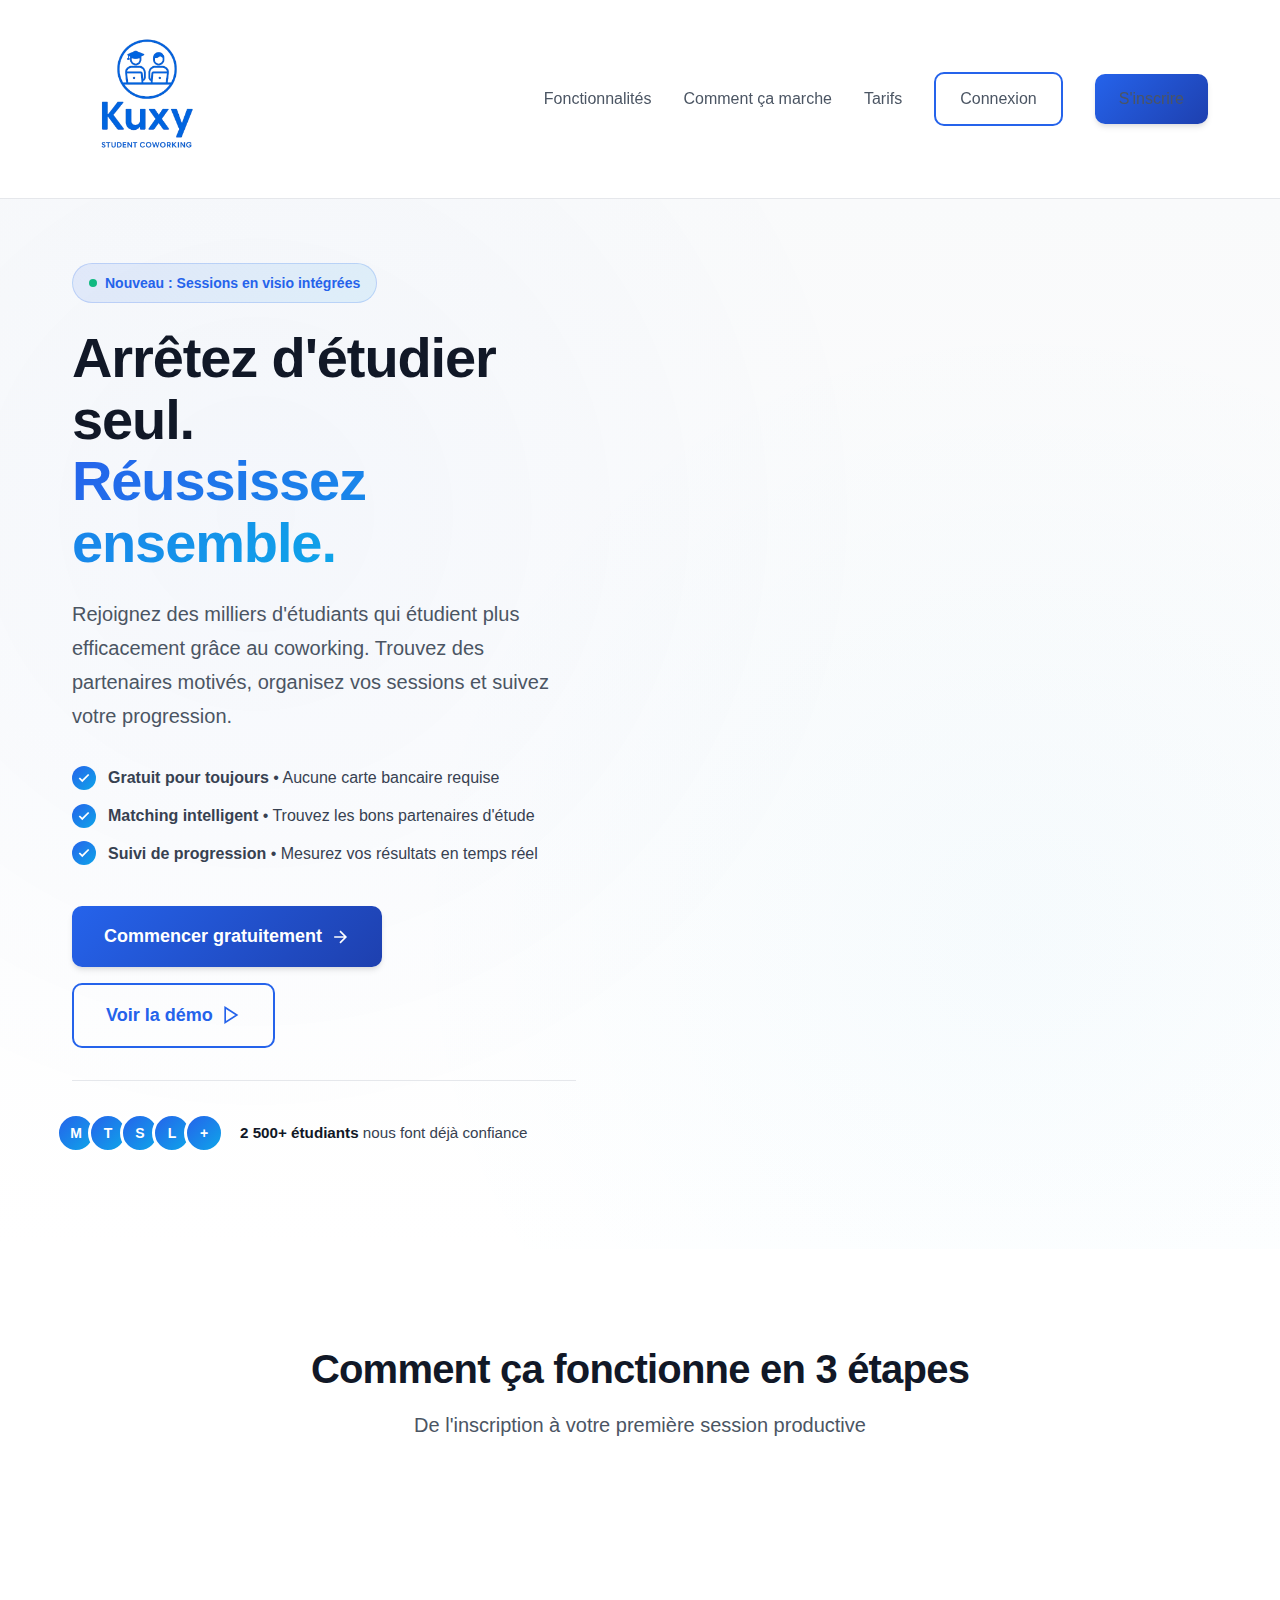
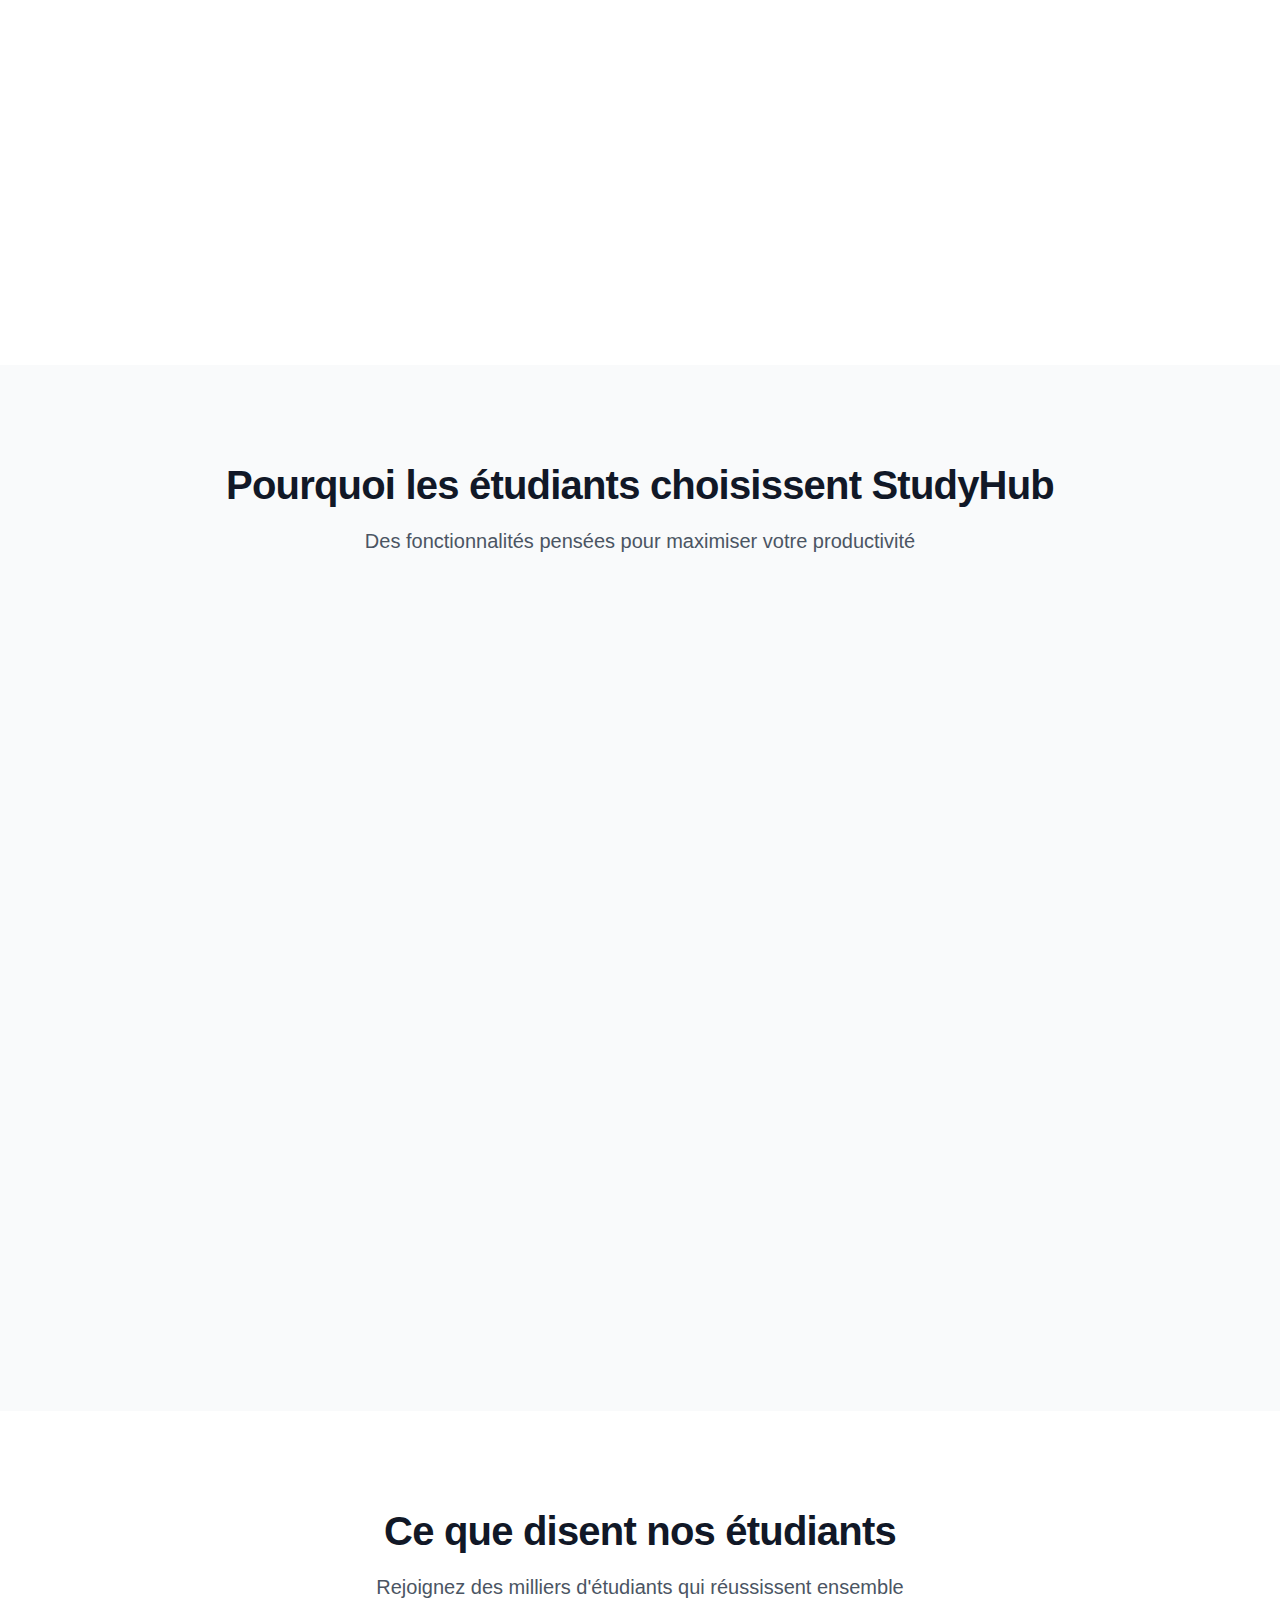
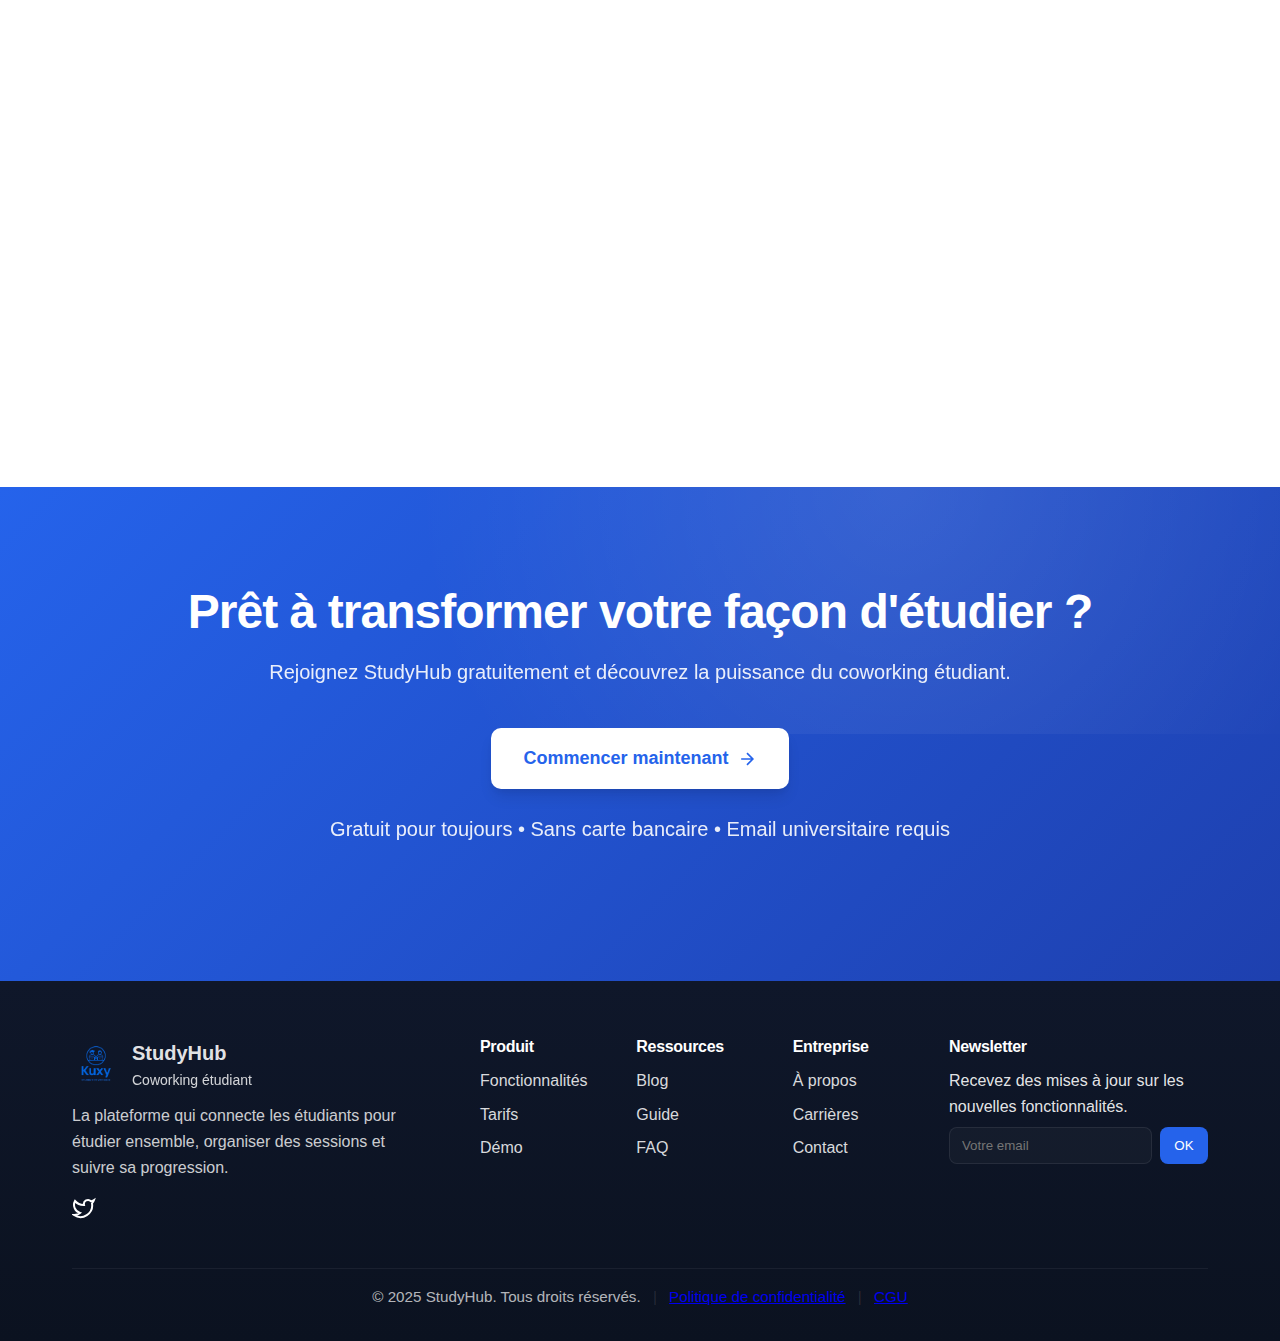
<file: front/index.html>
<!DOCTYPE html>
<html lang="fr">
<head>
    <meta charset="UTF-8">
    <meta name="viewport" content="width=device-width, initial-scale=1.0">
    <title>Kuxy - Plateforme de Coworking Étudiant</title>
    <link rel="stylesheet" href="css/common.css">
    <link rel="stylesheet" href="css/index.css">
</head>
<body>
    <!-- Navigation -->
    <nav class="navbar">
        <div class="container nav-container">
            <div class="logo">
                <a href="index.html"><img src="/assets/logo.png" alt="" height="150" width="150"></a>
            </div>
            <div class="nav-links">
                <a href="#features">Fonctionnalités</a>
                <a href="#how-it-works">Comment ça marche</a>
                <a href="#pricing">Tarifs</a>
                <a href="login.html" class="btn-outline">Connexion</a>
                <a href="register.html" class="btn-primary">S'inscrire</a>
            </div>
        </div>
    </nav>

    <!-- Hero Section Améliorée -->
    <section class="hero">
        <div class="container">
            <div class="hero-content fade-in">
                <!-- Badge "Nouveau" -->
                <div class="hero-badge">
                    <span class="hero-badge-dot"></span>
                    <span>Nouveau : Sessions en visio intégrées</span>
                </div>

                <h1 class="hero-title">
                    Arrêtez d'étudier seul.<br>
                    <span class="gradient-text">Réussissez ensemble.</span>
                </h1>

                <p class="hero-subtitle">
                    Rejoignez des milliers d'étudiants qui étudient plus efficacement grâce au coworking. 
                    Trouvez des partenaires motivés, organisez vos sessions et suivez votre progression.
                </p>

                <!-- Points forts avec icônes -->
                <div class="hero-features">
                    <div class="hero-feature-item">
                        <div class="hero-feature-icon">
                            <svg viewBox="0 0 24 24" fill="none" stroke="currentColor" stroke-width="3">
                                <polyline points="20 6 9 17 4 12"/>
                            </svg>
                        </div>
                        <span><strong>Gratuit pour toujours</strong> • Aucune carte bancaire requise</span>
                    </div>
                    <div class="hero-feature-item">
                        <div class="hero-feature-icon">
                            <svg viewBox="0 0 24 24" fill="none" stroke="currentColor" stroke-width="3">
                                <polyline points="20 6 9 17 4 12"/>
                            </svg>
                        </div>
                        <span><strong>Matching intelligent</strong> • Trouvez les bons partenaires d'étude</span>
                    </div>
                    <div class="hero-feature-item">
                        <div class="hero-feature-icon">
                            <svg viewBox="0 0 24 24" fill="none" stroke="currentColor" stroke-width="3">
                                <polyline points="20 6 9 17 4 12"/>
                            </svg>
                        </div>
                        <span><strong>Suivi de progression</strong> • Mesurez vos résultats en temps réel</span>
                    </div>
                </div>

                <div class="hero-cta">
                    <a href="register.html" class="btn-large btn-primary">
                        Commencer gratuitement
                        <svg width="20" height="20" viewBox="0 0 24 24" fill="none" stroke="currentColor" stroke-width="2">
                            <path d="M5 12h14M12 5l7 7-7 7"/>
                        </svg>
                    </a>
                    <a href="#demo" class="btn-large btn-outline">
                        Voir la démo
                        <svg width="20" height="20" viewBox="0 0 24 24" fill="none" stroke="currentColor" stroke-width="2">
                            <polygon points="5 3 19 12 5 21 5 3"/>
                        </svg>
                    </a>
                </div>

                <!-- Trust badges avec avatars -->
                <div class="hero-trust">
                    <div class="hero-trust-avatars">
                        <div class="hero-trust-avatar">M</div>
                        <div class="hero-trust-avatar">T</div>
                        <div class="hero-trust-avatar">S</div>
                        <div class="hero-trust-avatar">L</div>
                        <div class="hero-trust-avatar">+</div>
                    </div>
                    <div class="hero-trust-text">
                        <strong>2 500+ étudiants</strong> nous font déjà confiance
                    </div>
                </div>
            </div>

            <!-- Hero Visual Simple -->
            <div class="hero-visual fade-in-delay">
                <div class="hero-preview-card">
                    <div class="preview-window">
                        <div class="window-bar">
                            <div class="window-dots">
                                <span></span>
                                <span></span>
                                <span></span>
                            </div>
                        </div>
                        <div class="preview-content">
                            <div class="preview-stat-row">
                                <div class="preview-stat">
                                    <div class="preview-stat-icon">📚</div>
                                    <div class="preview-stat-info">
                                        <div class="preview-stat-value">2,500+</div>
                                        <div class="preview-stat-label">Étudiants actifs</div>
                                    </div>
                                </div>
                                <div class="preview-stat">
                                    <div class="preview-stat-icon">⏱️</div>
                                    <div class="preview-stat-info">
                                        <div class="preview-stat-value">10,000+</div>
                                        <div class="preview-stat-label">Heures d'étude</div>
                                    </div>
                                </div>
                            </div>
                            <div class="preview-sessions">
                                <div class="preview-session">
                                    <div class="session-emoji">💻</div>
                                    <div class="session-details">
                                        <div class="session-title-preview">Session d'algorithmique</div>
                                        <div class="session-meta">4 participants • En cours</div>
                                    </div>
                                </div>
                                <div class="preview-session">
                                    <div class="session-emoji">📐</div>
                                    <div class="session-details">
                                        <div class="session-title-preview">Révisions mathématiques</div>
                                        <div class="session-meta">6 participants • 15:00</div>
                                    </div>
                                </div>
                                <div class="preview-session">
                                    <div class="session-emoji">🌐</div>
                                    <div class="session-details">
                                        <div class="session-title-preview">Projet web collaboratif</div>
                                        <div class="session-meta">3 participants • 18:30</div>
                                    </div>
                                </div>
                            </div>
                        </div>
                    </div>
                </div>
            </div>
        </div>
    </section>

    <!-- How it works -->
    <section id="how-it-works" class="section-steps">
        <div class="container">
            <h2 class="section-title">Comment ça fonctionne en 3 étapes</h2>
            <p class="section-subtitle">De l'inscription à votre première session productive</p>
            
            <div class="steps-grid">
                <div class="step-card" data-step="1">
                    <div class="step-number">1</div>
                    <div class="step-icon"><img class="icon icon--md" src="/assets/create-svgrepo-com.svg" alt="Créer profil"/></div>
                    <h3>Créez votre profil</h3>
                    <p>Inscrivez-vous en 2 minutes avec votre email universitaire. Indiquez vos matières et objectifs.</p>
                </div>
                
                <div class="step-card" data-step="2">
                    <div class="step-number">2</div>
                    <div class="step-icon"><img class="icon icon--md" src="/assets/loupe-magnifying-glass-svgrepo-com.svg" alt="Recherche"/></div>
                    <h3>Trouvez votre groupe</h3>
                    <p>Rejoignez des groupes d'étude selon vos matières ou créez le vôtre. Connectez-vous avec des étudiants motivés.</p>
                </div>
                
                <div class="step-card" data-step="3">
                    <div class="step-number">3</div>
                    <div class="step-icon"><img class="icon icon--md" src="/assets/study-research-scrutinize-search-svgrepo-com.svg" alt="Lancer"/></div>
                    <h3>Étudiez ensemble</h3>
                    <p>Lancez des sessions de coworking, partagez vos ressources et progressez ensemble vers la réussite.</p>
                </div>
            </div>
        </div>
    </section>

    <!-- Features -->
    <section id="features" class="section-features">
        <div class="container">
            <h2 class="section-title">Pourquoi les étudiants choisissent StudyHub</h2>
            <p class="section-subtitle">Des fonctionnalités pensées pour maximiser votre productivité</p>
            
            <div class="features-grid">
                <div class="feature-card">
                    <div class="feature-icon"><img class="icon icon--lg" src="/assets/group-svgrepo-com.svg" alt="Groupes"/></div>
                    <h3>Groupes d'étude intelligents</h3>
                    <p>Rejoignez des groupes par matière, niveau et objectifs. Algorithme de matching pour trouver les meilleurs partenaires.</p>
                </div>
                
                <div class="feature-card">
                    <div class="feature-icon"><img class="icon icon--lg" src="/assets/time-svgrepo-com.svg" alt="Sessions"/></div>
                    <h3>Sessions planifiées</h3>
                    <p>Organisez et rejoignez des sessions de coworking. Calendrier intégré avec rappels automatiques.</p>
                </div>
                
                <div class="feature-card">
                    <div class="feature-icon"><img class="icon icon--lg" src="/assets/chat-dots-svgrepo-com.svg" alt="Chat"/></div>
                    <h3>Chat temps réel</h3>
                    <p>Communication instantanée avec votre groupe. Partagez des ressources et posez vos questions facilement.</p>
                </div>
                
                <div class="feature-card">
                    <div class="feature-icon"><img class="icon icon--lg" src="/assets/progression-svgrepo-com.svg" alt="Stats"/></div>
                    <h3>Suivi de progression</h3>
                    <p>Statistiques détaillées de vos heures d'étude, objectifs atteints et performances académiques.</p>
                </div>
                
                <div class="feature-card">
                    <div class="feature-icon"><img class="icon icon--lg" src="/assets/quality-5-svgrepo-com.svg" alt="Objectifs"/></div>
                    <h3>Objectifs personnalisés</h3>
                    <p>Définissez vos objectifs hebdomadaires et mensuels. Restez motivé avec des rappels et badges.</p>
                </div>
                
                <div class="feature-card">
                    <div class="feature-icon"><img class="icon icon--lg" src="/assets/security-safe-svgrepo-com.svg" alt="Sécurité"/></div>
                    <h3>Environnement sécurisé</h3>
                    <p>Espace réservé aux étudiants avec email universitaire. Modération active et signalement facile.</p>
                </div>
            </div>
        </div>
    </section>

    <!-- Social Proof -->
    <section class="section-testimonials">
        <div class="container">
            <h2 class="section-title">Ce que disent nos étudiants</h2>
            <p class="section-subtitle">Rejoignez des milliers d'étudiants qui réussissent ensemble</p>
            
            <div class="testimonials-grid">
                <div class="testimonial-card">
                    <div class="testimonial-stars">⭐⭐⭐⭐⭐</div>
                    <p class="testimonial-text">
                        "StudyHub a complètement transformé ma façon d'étudier. J'ai trouvé un groupe d'algo génial, 
                        et mes notes ont augmenté de 3 points en moyenne !"
                    </p>
                    <div class="testimonial-author">
                        <div class="author-avatar">M</div>
                        <div class="author-info">
                            <div class="author-name">Marie Dubois</div>
                            <div class="author-title">L3 Informatique - Bordeaux</div>
                        </div>
                    </div>
                </div>
                
                <div class="testimonial-card">
                    <div class="testimonial-stars">⭐⭐⭐⭐⭐</div>
                    <p class="testimonial-text">
                        "Enfin une plateforme qui comprend les besoins des étudiants ! Les sessions de coworking 
                        me gardent motivé et productif. Je recommande à 100%."
                    </p>
                    <div class="testimonial-author">
                        <div class="author-avatar">T</div>
                        <div class="author-info">
                            <div class="author-name">Thomas Martin</div>
                            <div class="author-title">L2 Mathématiques - Lyon</div>
                        </div>
                    </div>
                </div>
                
                <div class="testimonial-card">
                    <div class="testimonial-stars">⭐⭐⭐⭐⭐</div>
                    <p class="testimonial-text">
                        "J'étudiais toujours seul et je procrastinais beaucoup. Depuis que j'utilise StudyHub, 
                        j'ai mes sessions régulières et je suis bien plus efficace."
                    </p>
                    <div class="testimonial-author">
                        <div class="author-avatar">L</div>
                        <div class="author-info">
                            <div class="author-name">Lucas Petit</div>
                            <div class="author-title">M1 Informatique - Paris</div>
                        </div>
                    </div>
                </div>
            </div>
        </div>
    </section>

    <!-- CTA Section -->
    <section class="section-cta">
        <div class="container">
            <div class="cta-content">
                <h2>Prêt à transformer votre façon d'étudier ?</h2>
                <p>Rejoignez StudyHub gratuitement et découvrez la puissance du coworking étudiant.</p>
                <a href="register.html" class="btn-large btn-white">
                    Commencer maintenant
                    <svg width="20" height="20" viewBox="0 0 24 24" fill="none" stroke="currentColor" stroke-width="2">
                        <path d="M5 12h14M12 5l7 7-7 7"/>
                    </svg>
                </a>
                <p class="cta-note">Gratuit pour toujours • Sans carte bancaire • Email universitaire requis</p>
            </div>
        </div>
    </section>

    <!-- Footer -->
    <footer class="footer footer-quality">
        <div class="container footer-inner">
            <div class="footer-top">
                <div class="brand">
                    <a href="index.html" class="brand-link">
                        <img src="/assets/logo.png" alt="StudyHub" class="brand-logo"/>
                        <div class="brand-title">
                            <span class="brand-name">StudyHub</span>
                            <span class="brand-tag">Coworking étudiant</span>
                        </div>
                    </a>
                    <p class="brand-desc">La plateforme qui connecte les étudiants pour étudier ensemble, organiser des sessions et suivre sa progression.</p>
                    <div class="socials">
                        <a href="https://www.twitter.com" aria-label="Twitter" class="social-link">
                            <svg xmlns="http://www.w3.org/2000/svg" width="24" height="24" viewBox="0 0 24 24" fill="none" stroke="white" stroke-width="2">
                                <path d="M22 4s-.7 2.1-2 3.4c1.6 10-9.4 17.3-18 11.6 2.2.1 4.4-.6 6-2C3 15.5.5 9.6 3 5c2.2 2.6 5.6 4.1 9 4-.9-4.2 4-6.6 7-3.8 1.1 0 3-1.2 3-1.2z"/>
                            </svg>
                        </a>
                    </div>
                </div>

                <div class="links-grid">
                    <div class="links-column">
                        <h4>Produit</h4>
                        <a href="#features">Fonctionnalités</a>
                        <a href="#pricing">Tarifs</a>
                        <a href="#demo">Démo</a>
                    </div>
                    <div class="links-column">
                        <h4>Ressources</h4>
                        <a href="#">Blog</a>
                        <a href="#">Guide</a>
                        <a href="#">FAQ</a>
                    </div>
                    <div class="links-column">
                        <h4>Entreprise</h4>
                        <a href="#">À propos</a>
                        <a href="#">Carrières</a>
                        <a href="#">Contact</a>
                    </div>

                    <div class="links-column newsletter">
                        <h4>Newsletter</h4>
                        <p>Recevez des mises à jour sur les nouvelles fonctionnalités.</p>
                        <form id="newsletterForm" class="newsletter-form">
                            <input type="email" name="email" placeholder="Votre email" required />
                            <button type="submit" class="btn-subscribe">OK</button>
                        </form>
                    </div>
                </div>
            </div>

            <div class="footer-bottom">
                <p>&copy; 2025 StudyHub. Tous droits réservés. <span class="footer-sep">|</span> <a href="#">Politique de confidentialité</a> <span class="footer-sep">|</span> <a href="#">CGU</a></p>
            </div>
        </div>
    </footer>

    <script src="js/animation.js"></script>
    <script>
        document.addEventListener('DOMContentLoaded', function() {
            const form = document.getElementById('newsletterForm');
            if (form) {
                form.addEventListener('submit', function(e) {
                    e.preventDefault();
                    const email = form.querySelector('input[name="email"]').value;
                    if (!email) return;
                    if (typeof showNotification === 'function') {
                        showNotification('Merci — votre inscription à la newsletter est prise en compte.', 'success');
                    } else {
                        alert('Merci — votre inscription à la newsletter est prise en compte.');
                    }
                    form.reset();
                });
            }
        });
    </script>
</body>
</html>
</file>
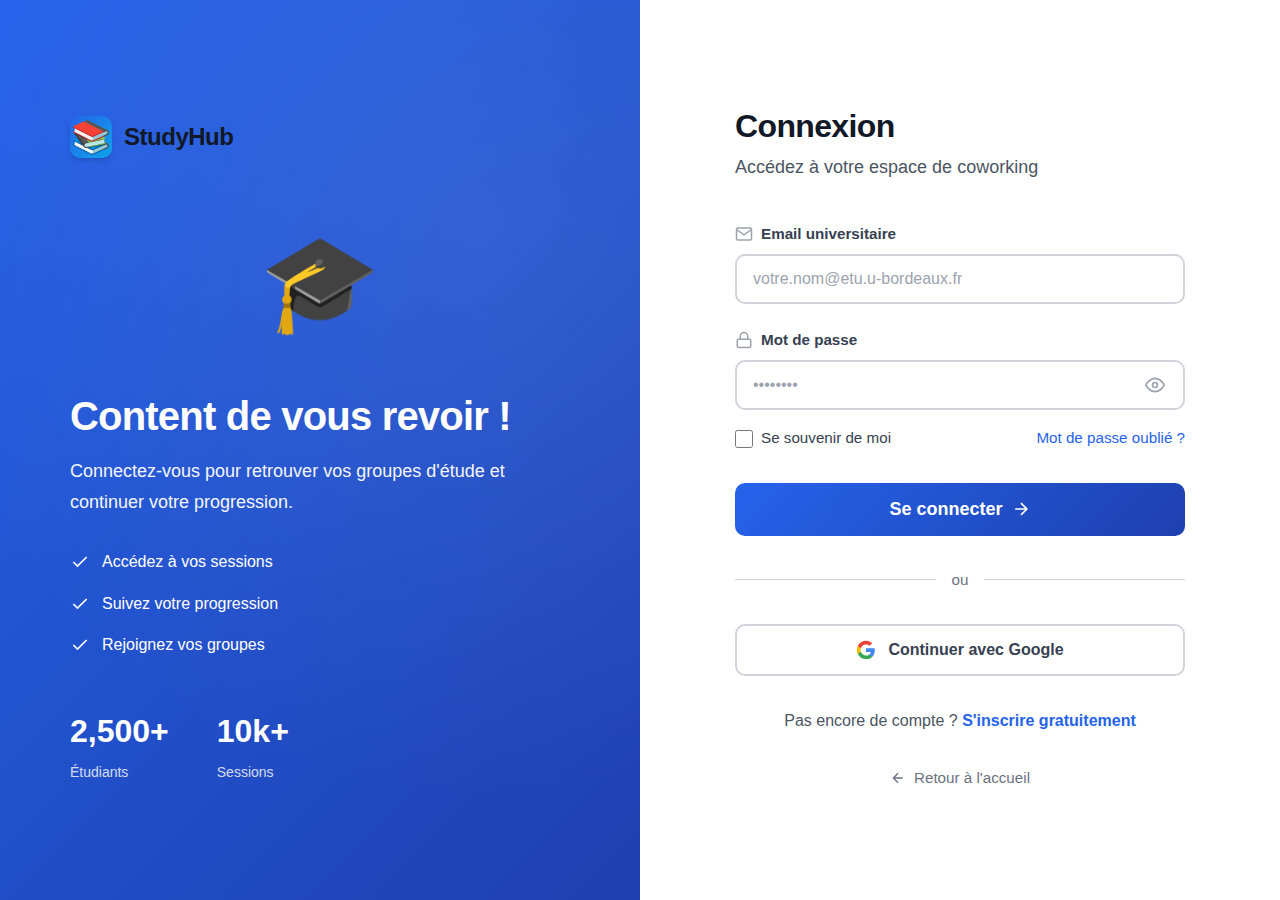
<file: front/login.html>
<!DOCTYPE html>
<html lang="fr">
<head>
    <meta charset="UTF-8">
    <meta name="viewport" content="width=device-width, initial-scale=1.0">
    <title>Connexion - StudyHub</title>
    <link rel="stylesheet" href="css/common.css">
    <link rel="stylesheet" href="css/auth.css">
</head>
<body>
    <div class="auth-container">
        <!-- Partie gauche - Visuel -->
        <div class="auth-visual">
            <div class="visual-content">
                <a href="index.html" class="logo-link">
                    <div class="logo">
                        <div class="logo-icon">📚</div>
                        <span class="logo-text">StudyHub</span>
                    </div>
                </a>
                
                <div class="visual-illustration">
                    <div class="illustration-main">🎓</div>
                </div>
                
                <h2>Content de vous revoir !</h2>
                <p>Connectez-vous pour retrouver vos groupes d'étude et continuer votre progression.</p>
                
                <div class="visual-features">
                    <div class="visual-feature">
                        <svg width="20" height="20" viewBox="0 0 24 24" fill="none" stroke="currentColor" stroke-width="2">
                            <polyline points="20 6 9 17 4 12"/>
                        </svg>
                        <span>Accédez à vos sessions</span>
                    </div>
                    <div class="visual-feature">
                        <svg width="20" height="20" viewBox="0 0 24 24" fill="none" stroke="currentColor" stroke-width="2">
                            <polyline points="20 6 9 17 4 12"/>
                        </svg>
                        <span>Suivez votre progression</span>
                    </div>
                    <div class="visual-feature">
                        <svg width="20" height="20" viewBox="0 0 24 24" fill="none" stroke="currentColor" stroke-width="2">
                            <polyline points="20 6 9 17 4 12"/>
                        </svg>
                        <span>Rejoignez vos groupes</span>
                    </div>
                </div>

                <div class="visual-stats">
                    <div class="visual-stat">
                        <span class="visual-stat-number">2,500+</span>
                        <span class="visual-stat-label">Étudiants</span>
                    </div>
                    <div class="visual-stat">
                        <span class="visual-stat-number">10k+</span>
                        <span class="visual-stat-label">Sessions</span>
                    </div>
                </div>
            </div>
        </div>

        <!-- Partie droite - Formulaire -->
        <div class="auth-form">
            <div class="form-content">
                <div class="form-header">
                    <h1>Connexion</h1>
                    <p>Accédez à votre espace de coworking</p>
                </div>

                <form id="loginForm" class="form">
                    <div class="form-group">
                        <label for="email" class="form-label">
                            <svg width="18" height="18" viewBox="0 0 24 24" fill="none" stroke="currentColor" stroke-width="2">
                                <path d="M4 4h16c1.1 0 2 .9 2 2v12c0 1.1-.9 2-2 2H4c-1.1 0-2-.9-2-2V6c0-1.1.9-2 2-2z"/>
                                <polyline points="22,6 12,13 2,6"/>
                            </svg>
                            Email universitaire
                        </label>
                        <input 
                            type="email" 
                            id="email" 
                            name="email" 
                            class="form-input" 
                            placeholder="votre.nom@etu.u-bordeaux.fr"
                            required
                            autocomplete="email"
                        >
                        <span class="form-error" id="emailError"></span>
                    </div>

                    <div class="form-group">
                        <label for="password" class="form-label">
                            <svg width="18" height="18" viewBox="0 0 24 24" fill="none" stroke="currentColor" stroke-width="2">
                                <rect x="3" y="11" width="18" height="11" rx="2" ry="2"/>
                                <path d="M7 11V7a5 5 0 0 1 10 0v4"/>
                            </svg>
                            Mot de passe
                        </label>
                        <div class="password-input-wrapper">
                            <input 
                                type="password" 
                                id="password" 
                                name="password" 
                                class="form-input" 
                                placeholder="••••••••"
                                required
                                autocomplete="current-password"
                            >
                            <button type="button" class="password-toggle" onclick="togglePassword()">
                                <svg class="eye-icon" width="20" height="20" viewBox="0 0 24 24" fill="none" stroke="currentColor" stroke-width="2">
                                    <path d="M1 12s4-8 11-8 11 8 11 8-4 8-11 8-11-8-11-8z"/>
                                    <circle cx="12" cy="12" r="3"/>
                                </svg>
                            </button>
                        </div>
                        <span class="form-error" id="passwordError"></span>
                    </div>

                    <div class="form-options">
                        <label class="checkbox-label">
                            <input type="checkbox" name="remember" id="remember">
                            <span>Se souvenir de moi</span>
                        </label>
                        <a href="forgot-password.html" class="forgot-link">Mot de passe oublié ?</a>
                    </div>

                    <button type="submit" class="btn-submit">
                        <span class="btn-text">Se connecter</span>
                        <svg class="btn-icon" width="20" height="20" viewBox="0 0 24 24" fill="none" stroke="currentColor" stroke-width="2">
                            <path d="M5 12h14M12 5l7 7-7 7"/>
                        </svg>
                    </button>
                </form>

                <div class="form-divider">
                    <span>ou</span>
                </div>

                <div class="social-login">
                    <button class="social-btn google-btn">
                        <svg width="20" height="20" viewBox="0 0 24 24">
                            <path fill="#4285F4" d="M22.56 12.25c0-.78-.07-1.53-.2-2.25H12v4.26h5.92c-.26 1.37-1.04 2.53-2.21 3.31v2.77h3.57c2.08-1.92 3.28-4.74 3.28-8.09z"/>
                            <path fill="#34A853" d="M12 23c2.97 0 5.46-.98 7.28-2.66l-3.57-2.77c-.98.66-2.23 1.06-3.71 1.06-2.86 0-5.29-1.93-6.16-4.53H2.18v2.84C3.99 20.53 7.7 23 12 23z"/>
                            <path fill="#FBBC05" d="M5.84 14.09c-.22-.66-.35-1.36-.35-2.09s.13-1.43.35-2.09V7.07H2.18C1.43 8.55 1 10.22 1 12s.43 3.45 1.18 4.93l2.85-2.22.81-.62z"/>
                            <path fill="#EA4335" d="M12 5.38c1.62 0 3.06.56 4.21 1.64l3.15-3.15C17.45 2.09 14.97 1 12 1 7.7 1 3.99 3.47 2.18 7.07l3.66 2.84c.87-2.6 3.3-4.53 6.16-4.53z"/>
                        </svg>
                        Continuer avec Google
                    </button>
                </div>

                <div class="form-footer">
                    <p>Pas encore de compte ? <a href="register.html" class="link-primary">S'inscrire gratuitement</a></p>
                </div>

                <div class="back-link">
                    <a href="index.html">
                        <svg width="16" height="16" viewBox="0 0 24 24" fill="none" stroke="currentColor" stroke-width="2">
                            <path d="M19 12H5M12 19l-7-7 7-7"/>
                        </svg>
                        Retour à l'accueil
                    </a>
                </div>
            </div>
        </div>
    </div>

    <script src="js/auth.js"></script>
</body>
</html>
</file>
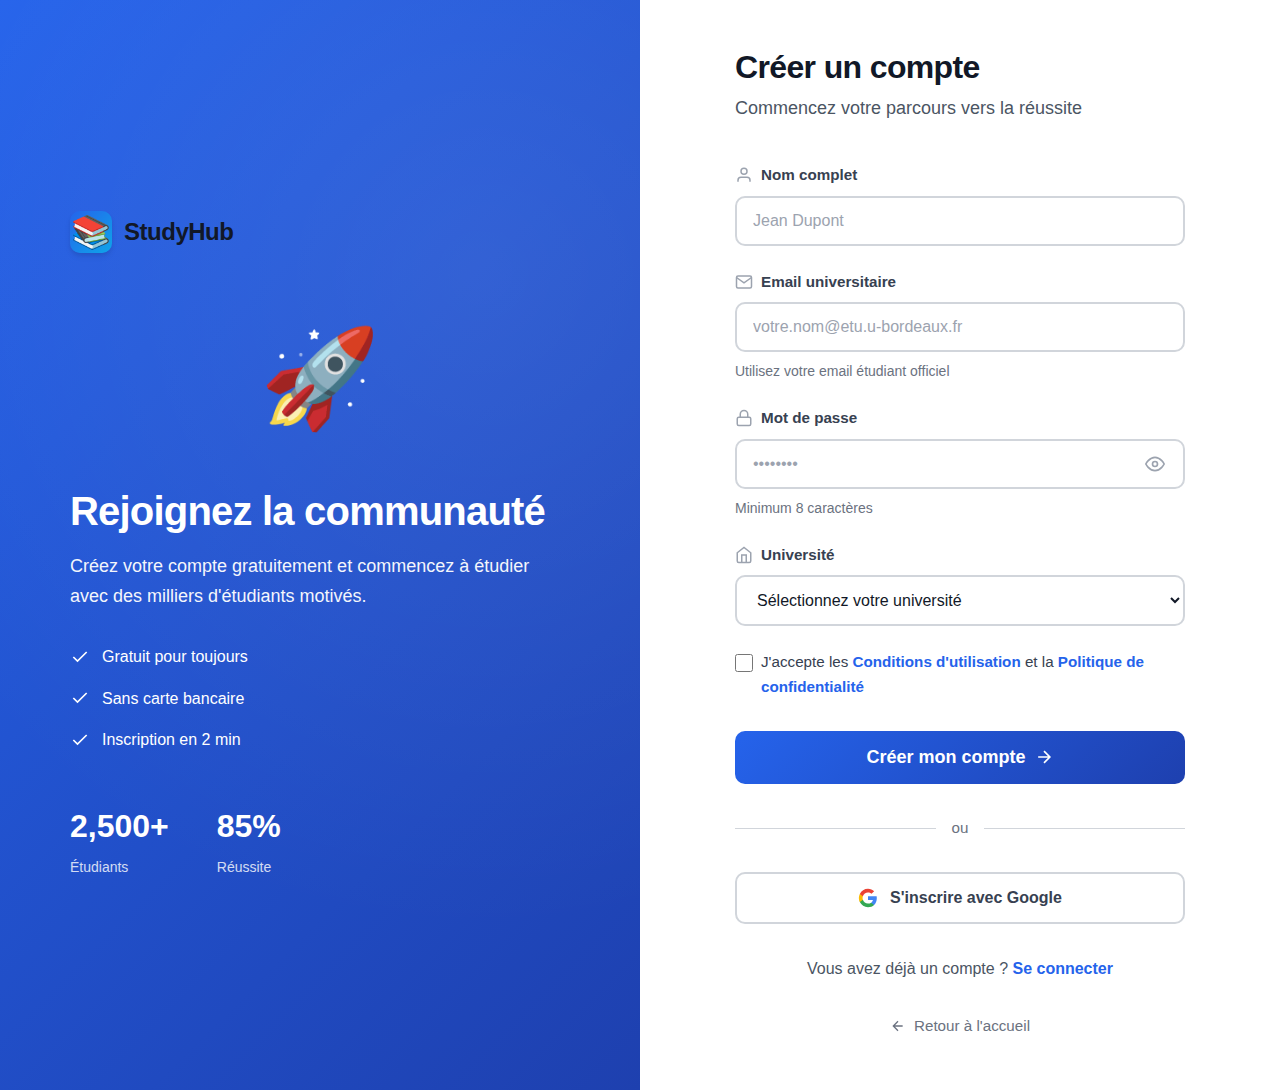
<file: front/register.html>
<!DOCTYPE html>
<html lang="fr">
<head>
    <meta charset="UTF-8">
    <meta name="viewport" content="width=device-width, initial-scale=1.0">
    <title>Inscription - StudyHub</title>
    <link rel="stylesheet" href="css/common.css">
    <link rel="stylesheet" href="css/auth.css">
</head>
<body>
    <div class="auth-container">
        <!-- Partie gauche - Visuel -->
        <div class="auth-visual">
            <div class="visual-content">
                <a href="index.html" class="logo-link">
                    <div class="logo">
                        <div class="logo-icon">📚</div>
                        <span class="logo-text">StudyHub</span>
                    </div>
                </a>
                
                <div class="visual-illustration">
                    <div class="illustration-main">🚀</div>
                </div>
                
                <h2>Rejoignez la communauté</h2>
                <p>Créez votre compte gratuitement et commencez à étudier avec des milliers d'étudiants motivés.</p>
                
                <div class="visual-features">
                    <div class="visual-feature">
                        <svg width="20" height="20" viewBox="0 0 24 24" fill="none" stroke="currentColor" stroke-width="2">
                            <polyline points="20 6 9 17 4 12"/>
                        </svg>
                        <span>Gratuit pour toujours</span>
                    </div>
                    <div class="visual-feature">
                        <svg width="20" height="20" viewBox="0 0 24 24" fill="none" stroke="currentColor" stroke-width="2">
                            <polyline points="20 6 9 17 4 12"/>
                        </svg>
                        <span>Sans carte bancaire</span>
                    </div>
                    <div class="visual-feature">
                        <svg width="20" height="20" viewBox="0 0 24 24" fill="none" stroke="currentColor" stroke-width="2">
                            <polyline points="20 6 9 17 4 12"/>
                        </svg>
                        <span>Inscription en 2 min</span>
                    </div>
                </div>

                <div class="visual-stats">
                    <div class="visual-stat">
                        <span class="visual-stat-number">2,500+</span>
                        <span class="visual-stat-label">Étudiants</span>
                    </div>
                    <div class="visual-stat">
                        <span class="visual-stat-number">85%</span>
                        <span class="visual-stat-label">Réussite</span>
                    </div>
                </div>
            </div>
        </div>

        <!-- Partie droite - Formulaire -->
        <div class="auth-form">
            <div class="form-content">
                <div class="form-header">
                    <h1>Créer un compte</h1>
                    <p>Commencez votre parcours vers la réussite</p>
                </div>

                <form id="registerForm" class="form">
                    <div class="form-group">
                        <label for="name" class="form-label">
                            <svg width="18" height="18" viewBox="0 0 24 24" fill="none" stroke="currentColor" stroke-width="2">
                                <path d="M20 21v-2a4 4 0 0 0-4-4H8a4 4 0 0 0-4 4v2"/>
                                <circle cx="12" cy="7" r="4"/>
                            </svg>
                            Nom complet
                        </label>
                        <input 
                            type="text" 
                            id="name" 
                            name="name" 
                            class="form-input" 
                            placeholder="Jean Dupont"
                            required
                            autocomplete="name"
                        >
                        <span class="form-error" id="nameError"></span>
                    </div>

                    <div class="form-group">
                        <label for="email" class="form-label">
                            <svg width="18" height="18" viewBox="0 0 24 24" fill="none" stroke="currentColor" stroke-width="2">
                                <path d="M4 4h16c1.1 0 2 .9 2 2v12c0 1.1-.9 2-2 2H4c-1.1 0-2-.9-2-2V6c0-1.1.9-2 2-2z"/>
                                <polyline points="22,6 12,13 2,6"/>
                            </svg>
                            Email universitaire
                        </label>
                        <input 
                            type="email" 
                            id="email" 
                            name="email" 
                            class="form-input" 
                            placeholder="votre.nom@etu.u-bordeaux.fr"
                            required
                            autocomplete="email"
                        >
                        <span class="form-hint">Utilisez votre email étudiant officiel</span>
                        <span class="form-error" id="emailError"></span>
                    </div>

                    <div class="form-group">
                        <label for="password" class="form-label">
                            <svg width="18" height="18" viewBox="0 0 24 24" fill="none" stroke="currentColor" stroke-width="2">
                                <rect x="3" y="11" width="18" height="11" rx="2" ry="2"/>
                                <path d="M7 11V7a5 5 0 0 1 10 0v4"/>
                            </svg>
                            Mot de passe
                        </label>
                        <div class="password-input-wrapper">
                            <input 
                                type="password" 
                                id="password" 
                                name="password" 
                                class="form-input" 
                                placeholder="••••••••"
                                required
                                autocomplete="new-password"
                                minlength="8"
                            >
                            <button type="button" class="password-toggle" onclick="togglePassword()">
                                <svg class="eye-icon" width="20" height="20" viewBox="0 0 24 24" fill="none" stroke="currentColor" stroke-width="2">
                                    <path d="M1 12s4-8 11-8 11 8 11 8-4 8-11 8-11-8-11-8z"/>
                                    <circle cx="12" cy="12" r="3"/>
                                </svg>
                            </button>
                        </div>
                        <span class="form-hint">Minimum 8 caractères</span>
                        <span class="form-error" id="passwordError"></span>
                    </div>

                    <div class="form-group">
                        <label for="university" class="form-label">
                            <svg width="18" height="18" viewBox="0 0 24 24" fill="none" stroke="currentColor" stroke-width="2">
                                <path d="M3 9l9-7 9 7v11a2 2 0 0 1-2 2H5a2 2 0 0 1-2-2z"/>
                                <polyline points="9 22 9 12 15 12 15 22"/>
                            </svg>
                            Université
                        </label>
                        <select id="university" name="university" class="form-input" required>
                            <option value="">Sélectionnez votre université</option>
                            <option value="bordeaux">Université de Bordeaux</option>
                            <option value="paris">Université de Paris</option>
                            <option value="lyon">Université de Lyon</option>
                            <option value="toulouse">Université de Toulouse</option>
                            <option value="marseille">Université de Marseille</option>
                            <option value="lille">Université de Lille</option>
                            <option value="other">Autre</option>
                        </select>
                        <span class="form-error" id="universityError"></span>
                    </div>

                    <div class="form-group">
                        <label class="checkbox-label terms-label">
                            <input type="checkbox" name="terms" id="terms" required>
                            <span>J'accepte les <a href="#" class="link-primary">Conditions d'utilisation</a> et la <a href="#" class="link-primary">Politique de confidentialité</a></span>
                        </label>
                        <span class="form-error" id="termsError"></span>
                    </div>

                    <button type="submit" class="btn-submit">
                        <span class="btn-text">Créer mon compte</span>
                        <svg class="btn-icon" width="20" height="20" viewBox="0 0 24 24" fill="none" stroke="currentColor" stroke-width="2">
                            <path d="M5 12h14M12 5l7 7-7 7"/>
                        </svg>
                    </button>
                </form>

                <div class="form-divider">
                    <span>ou</span>
                </div>

                <div class="social-login">
                    <button class="social-btn google-btn">
                        <svg width="20" height="20" viewBox="0 0 24 24">
                            <path fill="#4285F4" d="M22.56 12.25c0-.78-.07-1.53-.2-2.25H12v4.26h5.92c-.26 1.37-1.04 2.53-2.21 3.31v2.77h3.57c2.08-1.92 3.28-4.74 3.28-8.09z"/>
                            <path fill="#34A853" d="M12 23c2.97 0 5.46-.98 7.28-2.66l-3.57-2.77c-.98.66-2.23 1.06-3.71 1.06-2.86 0-5.29-1.93-6.16-4.53H2.18v2.84C3.99 20.53 7.7 23 12 23z"/>
                            <path fill="#FBBC05" d="M5.84 14.09c-.22-.66-.35-1.36-.35-2.09s.13-1.43.35-2.09V7.07H2.18C1.43 8.55 1 10.22 1 12s.43 3.45 1.18 4.93l2.85-2.22.81-.62z"/>
                            <path fill="#EA4335" d="M12 5.38c1.62 0 3.06.56 4.21 1.64l3.15-3.15C17.45 2.09 14.97 1 12 1 7.7 1 3.99 3.47 2.18 7.07l3.66 2.84c.87-2.6 3.3-4.53 6.16-4.53z"/>
                        </svg>
                        S'inscrire avec Google
                    </button>
                </div>

                <div class="form-footer">
                    <p>Vous avez déjà un compte ? <a href="login.html" class="link-primary">Se connecter</a></p>
                </div>

                <div class="back-link">
                    <a href="index.html">
                        <svg width="16" height="16" viewBox="0 0 24 24" fill="none" stroke="currentColor" stroke-width="2">
                            <path d="M19 12H5M12 19l-7-7 7-7"/>
                        </svg>
                        Retour à l'accueil
                    </a>
                </div>
            </div>
        </div>
    </div>

    <script src="js/auth.js"></script>
</body>
</html>
</file>
<file: front/css/index.css>
/* Hero Section Améliorée */
.hero {
    background: linear-gradient(180deg, var(--gray-50) 0%, var(--white) 100%);
    padding: 4rem 0 6rem;
    overflow: hidden;
    position: relative;
}

/* Particules de fond animées */
.hero::before {
    content: '';
    position: absolute;
    top: 0;
    left: 0;
    right: 0;
    bottom: 0;
    background-image: 
        radial-gradient(circle at 20% 30%, rgba(37, 99, 235, 0.03) 0%, transparent 50%),
        radial-gradient(circle at 80% 70%, rgba(14, 165, 233, 0.03) 0%, transparent 50%);
    pointer-events: none;
}

/* Apply hidden state for animated elements only when JS is enabled */
.js-enabled .feature-card,
.js-enabled .testimonial-card,
.js-enabled .step-card {
    opacity: 0;
    transform: translateY(30px);
}

.js-enabled .testimonial-card {
    transform: scale(0.95);
}

.hero .container {
    display: grid;
    grid-template-columns: 1fr 1fr;
    gap: 4rem;
    align-items: center;
    position: relative;
    z-index: 1;
}

.hero-content {
    padding-right: 2rem;
}

/* Badge "Nouveau" */
.hero-badge {
    display: inline-flex;
    align-items: center;
    gap: 0.5rem;
    padding: 0.5rem 1rem;
    background: linear-gradient(135deg, rgba(37, 99, 235, 0.1) 0%, rgba(14, 165, 233, 0.1) 100%);
    border: 1px solid rgba(37, 99, 235, 0.2);
    border-radius: 50px;
    color: var(--primary);
    font-size: 0.875rem;
    font-weight: 600;
    margin-bottom: 1.5rem;
    animation: badgePulse 2s ease-in-out infinite;
}

@keyframes badgePulse {
    0%, 100% {
        box-shadow: 0 0 0 0 rgba(37, 99, 235, 0.4);
    }
    50% {
        box-shadow: 0 0 0 10px rgba(37, 99, 235, 0);
    }
}

.hero-badge-dot {
    width: 8px;
    height: 8px;
    background: var(--success);
    border-radius: 50%;
    animation: blink 1.5s ease-in-out infinite;
}

@keyframes blink {
    0%, 100% { opacity: 1; }
    50% { opacity: 0.3; }
}

.hero-title {
    font-size: 3.5rem;
    line-height: 1.1;
    margin-bottom: 1.5rem;
    color: var(--gray-900);
}

.hero-subtitle {
    font-size: 1.25rem;
    color: var(--gray-600);
    margin-bottom: 2rem;
    line-height: 1.7;
}

/* Points forts avec icônes */
.hero-features {
    display: flex;
    flex-direction: column;
    gap: 0.75rem;
    margin-bottom: 2.5rem;
}

.hero-feature-item {
    display: flex;
    align-items: center;
    gap: 0.75rem;
    color: var(--gray-700);
    font-size: 1rem;
}

.hero-feature-icon {
    width: 24px;
    height: 24px;
    background: linear-gradient(135deg, var(--primary) 0%, var(--secondary) 100%);
    border-radius: 50%;
    display: flex;
    align-items: center;
    justify-content: center;
    flex-shrink: 0;
}

.hero-feature-icon svg {
    width: 14px;
    height: 14px;
    stroke: white;
}

.hero-cta {
    display: flex;
    gap: 1rem;
    flex-wrap: wrap;
    margin-bottom: 2rem;
}

/* Trust badges avec avatars */
.hero-trust {
    display: flex;
    align-items: center;
    gap: 1rem;
    padding-top: 2rem;
    border-top: 1px solid var(--gray-200);
}

.hero-trust-avatars {
    display: flex;
    margin-left: -8px;
}

.hero-trust-avatar {
    width: 40px;
    height: 40px;
    border-radius: 50%;
    background: linear-gradient(135deg, var(--primary) 0%, var(--secondary) 100%);
    border: 3px solid var(--white);
    display: flex;
    align-items: center;
    justify-content: center;
    color: white;
    font-weight: 700;
    font-size: 0.875rem;
    margin-left: -8px;
    transition: transform 0.3s ease;
}

.hero-trust-avatar:hover {
    transform: translateY(-4px);
    z-index: 10;
}

.hero-trust-text {
    font-size: 0.95rem;
    color: var(--gray-700);
}

.hero-trust-text strong {
    color: var(--gray-900);
    font-weight: 700;
}

/* Hero Visual - Simple Preview */
.hero-visual {
    position: relative;
}

.hero-preview-card {
    background: white;
    border-radius: 20px;
    box-shadow: var(--shadow-xl);
    overflow: hidden;
    border: 1px solid var(--gray-200);
}

.preview-window {
    background: var(--white);
}

.window-bar {
    background: var(--gray-100);
    padding: 1rem 1.5rem;
    border-bottom: 1px solid var(--gray-200);
}

.window-dots {
    display: flex;
    gap: 0.5rem;
}

.window-dots span {
    width: 12px;
    height: 12px;
    border-radius: 50%;
}

.window-dots span:nth-child(1) {
    background: #ff5f57;
}

.window-dots span:nth-child(2) {
    background: #ffbd2e;
}

.window-dots span:nth-child(3) {
    background: #28ca42;
}

.preview-content {
    padding: 2rem;
}

.preview-stat-row {
    display: grid;
    grid-template-columns: repeat(2, 1fr);
    gap: 1rem;
    margin-bottom: 1.5rem;
}

.preview-stat {
    background: var(--gray-50);
    padding: 1.25rem;
    border-radius: 12px;
    display: flex;
    align-items: center;
    gap: 1rem;
}

.preview-stat-icon {
    font-size: 2rem;
}

.preview-stat-value {
    font-size: 1.5rem;
    font-weight: 800;
    color: var(--primary);
    line-height: 1;
    margin-bottom: 0.25rem;
}

.preview-stat-label {
    font-size: 0.875rem;
    color: var(--gray-600);
}

.preview-sessions {
    display: flex;
    flex-direction: column;
    gap: 0.75rem;
}

.preview-session {
    background: var(--gray-50);
    padding: 1rem;
    border-radius: 12px;
    display: flex;
    align-items: center;
    gap: 1rem;
    border: 1px solid var(--gray-200);
}

.session-emoji {
    font-size: 2rem;
    flex-shrink: 0;
}

.session-details {
    flex: 1;
}

.session-title-preview {
    font-weight: 700;
    color: var(--gray-900);
    font-size: 0.95rem;
    margin-bottom: 0.25rem;
}

.session-meta {
    font-size: 0.8rem;
    color: var(--gray-600);
}

.hero-stats {
    display: flex;
    gap: 3rem;
    padding-top: 2rem;
    border-top: 1px solid var(--gray-200);
}

.stat-item {
    flex: 1;
}

.stat-number {
    font-size: 2rem;
    font-weight: 800;
    color: var(--primary);
    margin-bottom: 0.25rem;
}

.stat-label {
    font-size: 0.875rem;
    color: var(--gray-600);
    font-weight: 500;
}

/* Hero Mockup (ancienne version à garder pour compatibilité) */
.hero-image {
    position: relative;
    perspective: 1000px;
}

.mockup-card {
    background: var(--white);
    border-radius: 20px;
    box-shadow: var(--shadow-2xl);
    overflow: hidden;
    transform: rotateY(-5deg) rotateX(5deg);
    transition: transform 0.5s ease;
}

.mockup-card:hover {
    transform: rotateY(0deg) rotateX(0deg);
}

.mockup-header {
    background: var(--gray-100);
    padding: 1rem 1.5rem;
    display: flex;
    align-items: center;
    gap: 1rem;
    border-bottom: 1px solid var(--gray-200);
}

.mockup-dots {
    display: flex;
    gap: 0.5rem;
}

.mockup-dots span {
    width: 12px;
    height: 12px;
    border-radius: 50%;
    background: var(--gray-300);
}

.mockup-dots span:nth-child(1) {
    background: #ef4444;
}

.mockup-dots span:nth-child(2) {
    background: #f59e0b;
}

.mockup-dots span:nth-child(3) {
    background: #10b981;
}

.mockup-title {
    font-weight: 600;
    color: var(--gray-700);
}

.mockup-content {
    padding: 2rem;
}

.user-grid {
    display: grid;
    grid-template-columns: repeat(2, 1fr);
    gap: 1rem;
    margin-bottom: 1.5rem;
}

.user-avatar {
    width: 100%;
    aspect-ratio: 1;
    background: linear-gradient(135deg, var(--primary-light) 0%, var(--secondary) 100%);
    border-radius: 15px;
    display: flex;
    align-items: center;
    justify-content: center;
    font-size: 3rem;
    animation: floatAvatar 3s ease-in-out infinite;
}

.user-avatar:nth-child(1) {
    animation-delay: 0s;
}

.user-avatar:nth-child(2) {
    animation-delay: 0.5s;
}

.user-avatar:nth-child(3) {
    animation-delay: 1s;
}

.user-avatar:nth-child(4) {
    animation-delay: 1.5s;
}

@keyframes floatAvatar {
    0%, 100% {
        transform: translateY(0);
    }
    50% {
        transform: translateY(-10px);
    }
}

@keyframes fadeInUp {
    from {
        opacity: 0;
        transform: translateY(30px);
    }
    to {
        opacity: 1;
        transform: translateY(0);
    }
}

/* Steps Section */
.section-steps {
    background: var(--white);
}

.steps-grid {
    display: grid;
    grid-template-columns: repeat(3, 1fr);
    gap: 2rem;
}

.step-card {
    position: relative;
    padding: 2.5rem 2rem;
    background: var(--white);
    border: 2px solid var(--gray-200);
    border-radius: 20px;
    text-align: center;
    transition: all 0.4s ease;
}

.step-card.visible {
    animation: fadeInUp 0.6s ease-out forwards;
}

.step-card[data-step="1"].visible {
    animation-delay: 0s;
}

.step-card[data-step="2"].visible {
    animation-delay: 0.2s;
}

.step-card[data-step="3"].visible {
    animation-delay: 0.4s;
}

.step-card:hover {
    transform: translateY(-10px);
    border-color: var(--primary);
    box-shadow: var(--shadow-xl);
}

.step-number {
    position: absolute;
    top: -20px;
    left: 50%;
    transform: translateX(-50%);
    width: 40px;
    height: 40px;
    background: linear-gradient(135deg, var(--primary) 0%, var(--secondary) 100%);
    color: var(--white);
    border-radius: 50%;
    display: flex;
    align-items: center;
    justify-content: center;
    font-weight: 800;
    font-size: 1.25rem;
    box-shadow: var(--shadow-md);
}

.step-icon {
    font-size: 4rem;
    margin-bottom: 1.5rem;
    display: inline-block;
    animation: bounce 2s ease-in-out infinite;
}

@keyframes bounce {
    0%, 100% {
        transform: translateY(0);
    }
    50% {
        transform: translateY(-10px);
    }
}

.step-card h3 {
    font-size: 1.5rem;
    margin-bottom: 1rem;
    color: var(--gray-900);
}

.step-card p {
    color: var(--gray-600);
    line-height: 1.7;
}

/* Features Section */
.section-features {
    background: var(--gray-50);
}

.features-grid {
    display: grid;
    grid-template-columns: repeat(3, 1fr);
    gap: 2rem;
}

.feature-card {
    background: var(--white);
    padding: 2.5rem 2rem;
    border-radius: 20px;
    box-shadow: var(--shadow);
    transition: all 0.4s ease;
}

.feature-card.visible {
    animation: fadeInUp 0.6s ease-out forwards;
}

.feature-card:hover {
    transform: translateY(-10px);
    box-shadow: var(--shadow-2xl);
}

.feature-icon {
    font-size: 3.5rem;
    margin-bottom: 1.5rem;
    display: inline-block;
}

.feature-card h3 {
    font-size: 1.375rem;
    margin-bottom: 1rem;
    color: var(--gray-900);
}

.feature-card p {
    color: var(--gray-600);
    line-height: 1.7;
}

/* Testimonials Section */
.section-testimonials {
    background: var(--white);
}

.testimonials-grid {
    display: grid;
    grid-template-columns: repeat(3, 1fr);
    gap: 2rem;
}

.testimonial-card {
    background: var(--gray-50);
    padding: 2rem;
    border-radius: 20px;
    border: 2px solid var(--gray-200);
    transition: all 0.4s ease;
}

.testimonial-card.visible {
    animation: scaleIn 0.6s ease-out forwards;
}

@keyframes scaleIn {
    from {
        opacity: 0;
        transform: scale(0.95);
    }
    to {
        opacity: 1;
        transform: scale(1);
    }
}

.testimonial-card:hover {
    border-color: var(--primary);
    transform: scale(1.02);
    box-shadow: var(--shadow-lg);
}

.testimonial-stars {
    font-size: 1.25rem;
    margin-bottom: 1rem;
}

.testimonial-text {
    color: var(--gray-700);
    line-height: 1.7;
    margin-bottom: 1.5rem;
    font-style: italic;
}

.testimonial-author {
    display: flex;
    align-items: center;
    gap: 1rem;
    padding-top: 1.5rem;
    border-top: 1px solid var(--gray-200);
}

.author-avatar {
    width: 50px;
    height: 50px;
    background: linear-gradient(135deg, var(--primary) 0%, var(--secondary) 100%);
    border-radius: 50%;
    display: flex;
    align-items: center;
    justify-content: center;
    color: var(--white);
    font-weight: 800;
    font-size: 1.25rem;
}

.author-name {
    font-weight: 700;
    color: var(--gray-900);
}

.author-title {
    font-size: 0.875rem;
    color: var(--gray-600);
}

/* CTA Section */
.section-cta {
    background: linear-gradient(135deg, var(--primary) 0%, var(--primary-dark) 100%);
    color: var(--white);
    padding: 6rem 0;
    position: relative;
    overflow: hidden;
}

.section-cta::before {
    content: '';
    position: absolute;
    top: -50%;
    right: -20%;
    width: 100%;
    height: 100%;
    background: radial-gradient(circle, rgba(255,255,255,0.1) 0%, transparent 70%);
    animation: ctaPulse 15s ease-in-out infinite;
}

@keyframes ctaPulse {
    0%, 100% {
        transform: scale(1);
    }
    50% {
        transform: scale(1.1);
    }
}

.cta-content {
    text-align: center;
    position: relative;
    z-index: 1;
}

.cta-content h2 {
    font-size: 3rem;
    margin-bottom: 1rem;
    color: var(--white);
}

.cta-content p {
    font-size: 1.25rem;
    margin-bottom: 2.5rem;
    opacity: 0.9;
}

.cta-note {
    font-size: 0.875rem;
    margin-top: 1.5rem;
    opacity: 0.8;
}

.session-info {
    background: var(--gray-50);
    padding: 1.5rem;
    border-radius: 12px;
    text-align: center;
}

.session-title {
    font-weight: 700;
    font-size: 1.125rem;
    margin-bottom: 0.5rem;
    color: var(--gray-900);
}

.session-time {
    font-size: 1.5rem;
    font-weight: 800;
    color: var(--primary);
    font-family: 'Courier New', monospace;
}

/* Icon utility classes */
.icon {
    display: inline-block;
    vertical-align: middle;
    width: 1.5rem;
    height: 1.5rem;
}
.icon--xs { width: 0.9rem; height: 0.9rem; }
.icon--sm { width: 1.2rem; height: 1.2rem; }
.icon--md { width: 2.2rem; height: 2.2rem; }
.icon--lg { width: 3.5rem; height: 3.5rem; }

/* Responsive */
@media (max-width: 968px) {
    .hero .container {
        grid-template-columns: 1fr;
        gap: 3rem;
    }
    
    .hero-content {
        padding-right: 0;
        text-align: center;
    }
    
    .hero-title {
        font-size: 2.5rem;
    }

    .hero-features {
        align-items: center;
    }
    
    .hero-cta {
        justify-content: center;
    }
    
    .hero-trust {
        justify-content: center;
    }
    
    .steps-grid,
    .features-grid,
    .testimonials-grid {
        grid-template-columns: 1fr;
        gap: 1.5rem;
    }
    
    .cta-content h2 {
        font-size: 2rem;
    }

    .preview-stat-row {
        grid-template-columns: 1fr;
    }
}

@media (max-width: 480px) {
    .hero-title {
        font-size: 2rem;
    }
    
    .hero-subtitle {
        font-size: 1rem;
    }
    
    .btn-large {
        padding: 0.875rem 1.5rem;
        font-size: 1rem;
    }
    
    .stat-number {
        font-size: 1.5rem;
    }
    
    .section-title {
        font-size: 1.75rem;
    }

    .hero-badge {
        font-size: 0.75rem;
        padding: 0.4rem 0.8rem;
    }

    .dashboard-greeting {
        font-size: 1rem;
    }

    .dashboard-time {
        font-size: 0.75rem;
    }
}

/* Improved footer styles */
.footer-quality {
    background: linear-gradient(180deg, #0f172a 0%, #0b1220 100%);
    color: rgba(255,255,255,0.9);
    padding: 3.5rem 0 2rem;
}

.footer-inner {
    display: flex;
    flex-direction: column;
    gap: 2.5rem;
}

.footer-top {
    display: flex;
    gap: 3rem;
    align-items: flex-start;
    justify-content: space-between;
}

.brand {
    max-width: 360px;
}

.brand-link { display:flex; align-items:center; gap:0.75rem; text-decoration:none; color:inherit; }
.brand-logo { width:48px; height:48px; object-fit:contain; border-radius:8px; }
.brand-name { font-weight:800; font-size:1.25rem; display:block; }
.brand-tag { font-size:0.875rem; opacity:0.9; display:block; }
.brand-desc { margin-top:0.75rem; color:rgba(255,255,255,0.8); }

.socials { margin-top:1rem; display:flex; gap:0.5rem; }
.social-link img { width:28px; height:28px; filter:brightness(0) invert(1); }

.links-grid { display:grid; grid-template-columns: repeat(4, 1fr); gap:2rem; width:100%; }
.links-column h4 { color: #fff; margin-bottom:0.75rem; }
.links-column a { display:block; color:rgba(255,255,255,0.85); margin-bottom:0.5rem; text-decoration:none; }
.links-column a:hover { color:var(--primary-light); }

.newsletter-form { display:flex; gap:0.5rem; margin-top:0.5rem; }
.newsletter-form input[type="email"] { flex:1; padding:0.6rem 0.75rem; border-radius:8px; border:1px solid rgba(255,255,255,0.08); background:rgba(255,255,255,0.03); color:inherit; }
.newsletter-form .btn-subscribe { padding:0.6rem 0.9rem; border-radius:8px; background:var(--primary); color:#fff; border:none; cursor:pointer; }

.footer-bottom { border-top:1px solid rgba(255,255,255,0.06); padding-top:1rem; text-align:center; color:rgba(255,255,255,0.7); font-size:0.95rem; }
.footer-sep { margin:0 0.5rem; color:rgba(255,255,255,0.12); }

@media (max-width: 968px) {
    .footer-top { flex-direction:column-reverse; }
    .links-grid { grid-template-columns: repeat(2,1fr); }
}

@media (max-width: 480px) {
    .links-grid { grid-template-columns: 1fr; }
    .brand-desc { display:none; }
}
</file>
<file: front/css/auth.css>
/* Auth Container */
.auth-container {
    display: grid;
    grid-template-columns: 1fr 1fr;
    min-height: 100vh;
}

/* Partie visuelle gauche - Simplifiée */
.auth-visual {
    background: linear-gradient(135deg, var(--primary) 0%, var(--primary-dark) 100%);
    color: var(--white);
    display: flex;
    align-items: center;
    justify-content: center;
    padding: 3rem;
    position: relative;
    overflow: hidden;
}

/* Effet de fond subtil */
.auth-visual::before {
    content: '';
    position: absolute;
    top: -50%;
    right: -50%;
    width: 150%;
    height: 150%;
    background: radial-gradient(circle, rgba(255,255,255,0.08) 0%, transparent 70%);
}

.visual-content {
    position: relative;
    z-index: 1;
    max-width: 500px;
}

.logo-link {
    text-decoration: none;
    display: inline-block;
    margin-bottom: 3rem;
}

/* Illustration simple avec emoji */
.visual-illustration {
    text-align: center;
    margin-bottom: 2rem;
}

.illustration-main {
    font-size: 6rem;
    display: inline-block;
}

.visual-content h2 {
    font-size: 2.5rem;
    margin-bottom: 1rem;
}

.visual-content p {
    font-size: 1.125rem;
    line-height: 1.7;
    opacity: 0.95;
    margin-bottom: 2rem;
}

.visual-stats {
    display: flex;
    gap: 3rem;
    margin-top: 3rem;
}

.visual-stat {
    display: flex;
    flex-direction: column;
    gap: 0.25rem;
}

.visual-stat-number {
    font-size: 2rem;
    font-weight: 800;
}

.visual-stat-label {
    font-size: 0.875rem;
    opacity: 0.8;
}

.visual-features {
    display: flex;
    flex-direction: column;
    gap: 1rem;
    margin-top: 2rem;
}

.visual-feature {
    display: flex;
    align-items: center;
    gap: 0.75rem;
    font-size: 1rem;
}

.visual-feature svg {
    flex-shrink: 0;
}

/* Partie formulaire droite */
.auth-form {
    background: var(--white);
    display: flex;
    align-items: center;
    justify-content: center;
    padding: 3rem;
}

.form-content {
    width: 100%;
    max-width: 450px;
}

.form-header {
    margin-bottom: 2.5rem;
}

.form-header h1 {
    font-size: 2rem;
    margin-bottom: 0.5rem;
    color: var(--gray-900);
}

.form-header p {
    color: var(--gray-600);
    font-size: 1.125rem;
}

/* Form elements */
.form {
    display: flex;
    flex-direction: column;
    gap: 1.5rem;
}

.form-group {
    display: flex;
    flex-direction: column;
    gap: 0.5rem;
}

.form-label {
    display: flex;
    align-items: center;
    gap: 0.5rem;
    font-weight: 600;
    color: var(--gray-700);
    font-size: 0.95rem;
}

.form-label svg {
    color: var(--gray-400);
}

.form-input {
    width: 100%;
    padding: 0.875rem 1rem;
    border: 2px solid var(--gray-300);
    border-radius: 10px;
    font-size: 1rem;
    color: var(--gray-900);
    background: var(--white);
    transition: all 0.3s ease;
    font-family: inherit;
}

.form-input:focus {
    outline: none;
    border-color: var(--primary);
    box-shadow: 0 0 0 3px rgba(37, 99, 235, 0.1);
}

.form-input::placeholder {
    color: var(--gray-400);
}

.form-hint {
    font-size: 0.875rem;
    color: var(--gray-500);
}

.form-error {
    font-size: 0.875rem;
    color: var(--error);
    display: none;
}

.form-error.active {
    display: block;
}

.password-input-wrapper {
    position: relative;
}

.password-toggle {
    position: absolute;
    right: 12px;
    top: 50%;
    transform: translateY(-50%);
    background: none;
    border: none;
    color: var(--gray-400);
    cursor: pointer;
    padding: 0.5rem;
    display: flex;
    align-items: center;
    justify-content: center;
    transition: color 0.3s ease;
}

.password-toggle:hover {
    color: var(--gray-600);
}

.form-options {
    display: flex;
    justify-content: space-between;
    align-items: center;
    margin-top: -0.5rem;
}

.checkbox-label {
    display: flex;
    align-items: center;
    gap: 0.5rem;
    cursor: pointer;
    font-size: 0.95rem;
    color: var(--gray-700);
}

.checkbox-label input[type="checkbox"] {
    width: 18px;
    height: 18px;
    cursor: pointer;
    accent-color: var(--primary);
}

.checkbox-label span {
    user-select: none;
}

.terms-label {
    align-items: flex-start;
}

.terms-label input[type="checkbox"] {
    margin-top: 0.25rem;
    flex-shrink: 0;
}

.forgot-link {
    color: var(--primary);
    text-decoration: none;
    font-size: 0.95rem;
    font-weight: 500;
    transition: color 0.3s ease;
}

.forgot-link:hover {
    color: var(--primary-dark);
    text-decoration: underline;
}

.btn-submit {
    width: 100%;
    padding: 1rem 1.5rem;
    background: linear-gradient(135deg, var(--primary) 0%, var(--primary-dark) 100%);
    color: var(--white);
    border: none;
    border-radius: 10px;
    font-size: 1.125rem;
    font-weight: 600;
    cursor: pointer;
    display: flex;
    align-items: center;
    justify-content: center;
    gap: 0.5rem;
    transition: all 0.3s ease;
    margin-top: 0.5rem;
    font-family: inherit;
}

.btn-submit:hover {
    transform: translateY(-2px);
    box-shadow: var(--shadow-xl);
}

.btn-submit:active {
    transform: translateY(0);
}

.btn-icon {
    transition: transform 0.3s ease;
}

.btn-submit:hover .btn-icon {
    transform: translateX(5px);
}

/* Divider */
.form-divider {
    display: flex;
    align-items: center;
    text-align: center;
    margin: 2rem 0;
    color: var(--gray-500);
    font-size: 0.95rem;
}

.form-divider::before,
.form-divider::after {
    content: '';
    flex: 1;
    border-bottom: 1px solid var(--gray-300);
}

.form-divider span {
    padding: 0 1rem;
}

/* Social Login */
.social-login {
    display: flex;
    flex-direction: column;
    gap: 1rem;
}

.social-btn {
    width: 100%;
    padding: 0.875rem 1.5rem;
    border: 2px solid var(--gray-300);
    border-radius: 10px;
    background: var(--white);
    color: var(--gray-700);
    font-size: 1rem;
    font-weight: 600;
    cursor: pointer;
    display: flex;
    align-items: center;
    justify-content: center;
    gap: 0.75rem;
    transition: all 0.3s ease;
    font-family: inherit;
}

.social-btn:hover {
    border-color: var(--gray-400);
    background: var(--gray-50);
    transform: translateY(-2px);
    box-shadow: var(--shadow-md);
}

/* Footer */
.form-footer {
    text-align: center;
    margin-top: 2rem;
    color: var(--gray-600);
}

.link-primary {
    color: var(--primary);
    text-decoration: none;
    font-weight: 600;
    transition: color 0.3s ease;
}

.link-primary:hover {
    color: var(--primary-dark);
    text-decoration: underline;
}

.back-link {
    text-align: center;
    margin-top: 2rem;
}

.back-link a {
    display: inline-flex;
    align-items: center;
    gap: 0.5rem;
    color: var(--gray-500);
    text-decoration: none;
    font-size: 0.95rem;
    transition: color 0.3s ease;
}

.back-link a:hover {
    color: var(--primary);
}

/* Logo dans le panneau gauche */
.logo-icon {
    font-size: 2rem;
}

/* Responsive */
@media (max-width: 968px) {
    .auth-container {
        grid-template-columns: 1fr;
    }
    
    .auth-visual {
        display: none;
    }
    
    .form-content {
        max-width: 500px;
    }
}

@media (max-width: 480px) {
    .auth-form {
        padding: 2rem 1.5rem;
    }
    
    .form-header h1 {
        font-size: 1.75rem;
    }
    
    .form-options {
        flex-direction: column;
        align-items: flex-start;
        gap: 1rem;
    }

    .visual-stats {
        gap: 2rem;
    }

    .visual-content h2 {
        font-size: 2rem;
    }
}
</file>
<file: front/css/common.css>
/* Reset et variables */
* {
    margin: 0;
    padding: 0;
    box-sizing: border-box;
}

:root {
    --primary: #2563eb;
    --primary-dark: #1e40af;
    --primary-light: #3b82f6;
    --secondary: #0ea5e9;
    --success: #10b981;
    --warning: #f59e0b;
    --error: #ef4444;
    
    --white: #ffffff;
    --gray-50: #f9fafb;
    --gray-100: #f3f4f6;
    --gray-200: #e5e7eb;
    --gray-300: #d1d5db;
    --gray-400: #9ca3af;
    --gray-500: #6b7280;
    --gray-600: #4b5563;
    --gray-700: #374151;
    --gray-800: #1f2937;
    --gray-900: #111827;
    
    --shadow-sm: 0 1px 2px 0 rgba(0, 0, 0, 0.05);
    --shadow: 0 1px 3px 0 rgba(0, 0, 0, 0.1), 0 1px 2px 0 rgba(0, 0, 0, 0.06);
    --shadow-md: 0 4px 6px -1px rgba(0, 0, 0, 0.1), 0 2px 4px -1px rgba(0, 0, 0, 0.06);
    --shadow-lg: 0 10px 15px -3px rgba(0, 0, 0, 0.1), 0 4px 6px -2px rgba(0, 0, 0, 0.05);
    --shadow-xl: 0 20px 25px -5px rgba(0, 0, 0, 0.1), 0 10px 10px -5px rgba(0, 0, 0, 0.04);
    --shadow-2xl: 0 25px 50px -12px rgba(0, 0, 0, 0.25);
}

body {
    font-family: -apple-system, BlinkMacSystemFont, 'Segoe UI', 'Roboto', 'Helvetica', 'Arial', sans-serif;
    color: var(--gray-900);
    background: var(--white);
    line-height: 1.6;
    -webkit-font-smoothing: antialiased;
    -moz-osx-font-smoothing: grayscale;
}

/* Container */
.container {
    max-width: 1200px;
    margin: 0 auto;
    padding: 0 2rem;
}

/* Navigation */
.navbar {
    background: var(--white);
    border-bottom: 1px solid var(--gray-200);
    position: sticky;
    top: 0;
    z-index: 1000;
    backdrop-filter: blur(10px);
    background: rgba(255, 255, 255, 0.95);
}

.nav-container {
    display: flex;
    justify-content: space-between;
    align-items: center;
    padding: 1.25rem 2rem;
}

.logo {
    display: flex;
    align-items: center;
    gap: 0.75rem;
    text-decoration: none;
    color: var(--gray-900);
}

.logo-icon {
    width: 42px;
    height: 42px;
    background: linear-gradient(135deg, var(--primary) 0%, var(--secondary) 100%);
    border-radius: 10px;
    display: flex;
    align-items: center;
    justify-content: center;
    font-size: 1.5rem;
    box-shadow: var(--shadow-md);
}

.logo-text {
    font-size: 1.5rem;
    font-weight: 800;
    letter-spacing: -0.02em;
}

.nav-links {
    display: flex;
    align-items: center;
    gap: 2rem;
}

.nav-links a {
    text-decoration: none;
    color: var(--gray-600);
    font-weight: 500;
    transition: color 0.3s ease;
}

.nav-links a:hover {
    color: var(--primary);
}

/* Buttons */
.btn-primary,
.btn-outline,
.btn-white {
    display: inline-flex;
    align-items: center;
    gap: 0.5rem;
    padding: 0.75rem 1.5rem;
    border-radius: 10px;
    font-weight: 600;
    font-size: 1rem;
    text-decoration: none;
    transition: all 0.3s ease;
    cursor: pointer;
    border: none;
    font-family: inherit;
}

.btn-primary {
    background: linear-gradient(135deg, var(--primary) 0%, var(--primary-dark) 100%);
    color: var(--white);
    box-shadow: var(--shadow-md);
}

.btn-primary:hover {
    transform: translateY(-2px);
    box-shadow: var(--shadow-xl);
}

.btn-outline {
    background: transparent;
    color: var(--primary);
    border: 2px solid var(--primary);
}

.btn-outline:hover {
    background: var(--primary);
    color: var(--white);
}

.btn-white {
    background: var(--white);
    color: var(--primary);
    box-shadow: var(--shadow-lg);
}

.btn-white:hover {
    transform: translateY(-2px);
    box-shadow: var(--shadow-2xl);
}

.btn-large {
    padding: 1rem 2rem;
    font-size: 1.125rem;
}

/* Typography */
h1, h2, h3, h4, h5, h6 {
    font-weight: 800;
    line-height: 1.2;
    letter-spacing: -0.02em;
}

.section-title {
    font-size: 2.5rem;
    text-align: center;
    margin-bottom: 1rem;
    color: var(--gray-900);
}

.section-subtitle {
    font-size: 1.25rem;
    text-align: center;
    color: var(--gray-600);
    margin-bottom: 4rem;
    max-width: 600px;
    margin-left: auto;
    margin-right: auto;
}

.gradient-text {
    background: linear-gradient(135deg, var(--primary) 0%, var(--secondary) 100%);
    -webkit-background-clip: text;
    -webkit-text-fill-color: transparent;
    background-clip: text;
}

/* Animations */
@keyframes fadeIn {
    from {
        opacity: 0;
        transform: translateY(30px);
    }
    to {
        opacity: 1;
        transform: translateY(0);
    }
}

@keyframes fadeInDelay {
    from {
        opacity: 0;
        transform: translateY(30px) scale(0.95);
    }
    to {
        opacity: 1;
        transform: translateY(0) scale(1);
    }
}

.fade-in {
    animation: fadeIn 0.8s ease-out forwards;
}

.fade-in-delay {
    opacity: 0;
    animation: fadeInDelay 1s ease-out 0.3s forwards;
}

/* Sections */
section {
    padding: 6rem 0;
}

/* Footer */
.footer {
    background: var(--gray-900);
    color: var(--gray-300);
    padding: 4rem 0 2rem;
}

.footer-content {
    display: grid;
    grid-template-columns: 2fr 1fr 1fr 1fr;
    gap: 3rem;
    margin-bottom: 3rem;
}

.footer-brand p {
    margin-top: 1rem;
    color: var(--gray-400);
}

.footer-column h4 {
    color: var(--white);
    font-size: 1rem;
    font-weight: 600;
    margin-bottom: 1rem;
}

.footer-column a {
    display: block;
    color: var(--gray-400);
    text-decoration: none;
    margin-bottom: 0.75rem;
    transition: color 0.3s ease;
}

.footer-column a:hover {
    color: var(--primary-light);
}

.footer-bottom {
    border-top: 1px solid var(--gray-800);
    padding-top: 2rem;
    text-align: center;
    color: var(--gray-500);
}

/* Responsive */
@media (max-width: 768px) {
    .container {
        padding: 0 1rem;
    }
    
    .nav-links {
        gap: 1rem;
        font-size: 0.9rem;
    }
    
    .section-title {
        font-size: 2rem;
    }
    
    .section-subtitle {
        font-size: 1.125rem;
    }
    
    .footer-content {
        grid-template-columns: 1fr;
        gap: 2rem;
    }
}
</file>
